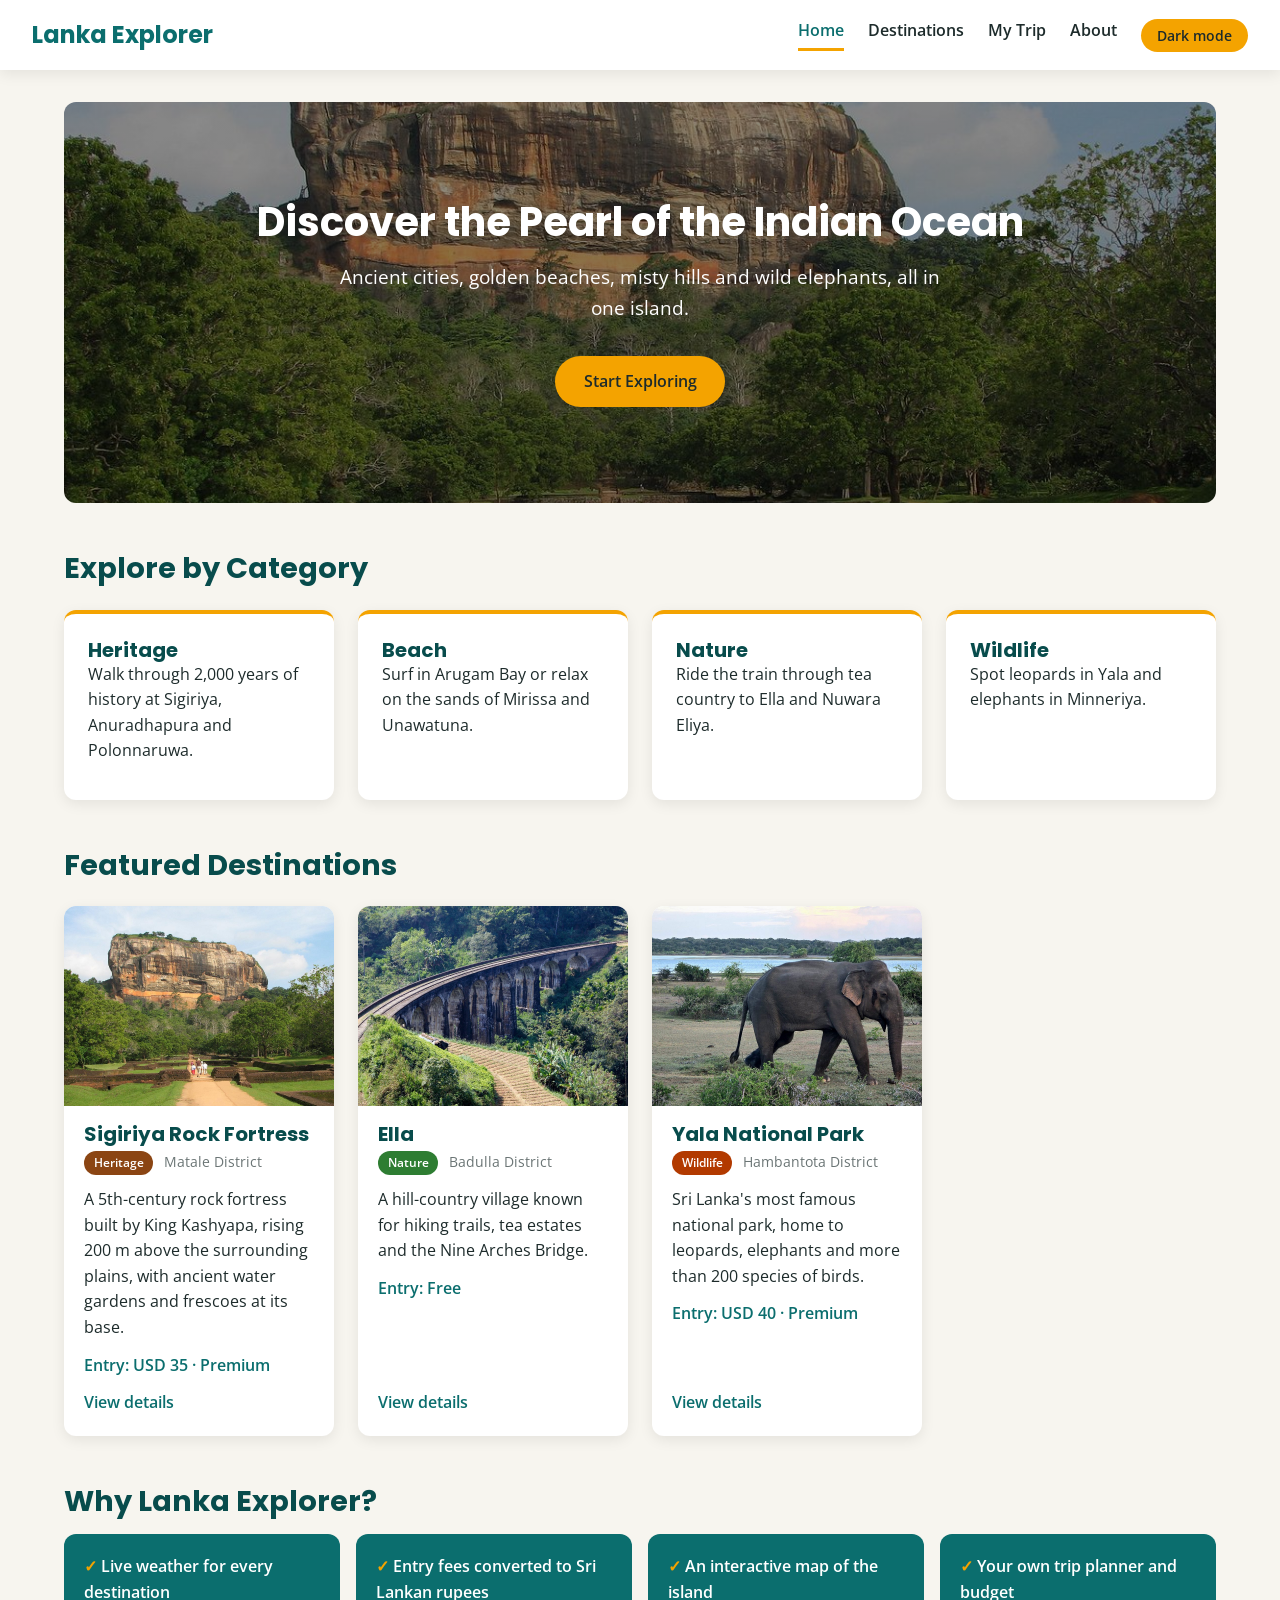
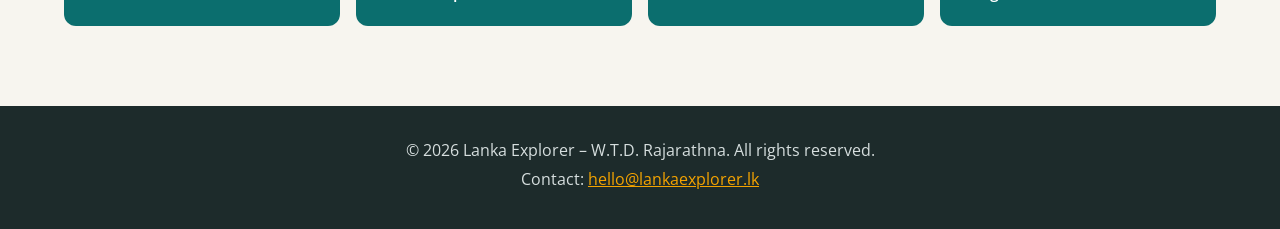
<file: index.html>
<!DOCTYPE html>
<html lang="en">
<head>
  <meta charset="UTF-8">
  <meta name="viewport" content="width=device-width, initial-scale=1.0">
  <meta name="description" content="Lanka Explorer helps travellers discover and plan trips around Sri Lanka.">
  <title>Lanka Explorer | Home</title>
  <link rel="preconnect" href="https://fonts.googleapis.com">
  <link rel="preconnect" href="https://fonts.gstatic.com" crossorigin>
  <link href="https://fonts.googleapis.com/css2?family=Open+Sans:wght@400;600&family=Poppins:wght@600;700&display=swap" rel="stylesheet">
  <link rel="stylesheet" href="css/style.css">
</head>
<body>

  <header>
    <a href="index.html" class="logo">Lanka Explorer</a>
    <button class="menu-toggle" type="button" aria-label="Open menu" aria-expanded="false">&#9776;</button>
    <nav>
      <ul>
        <li><a href="index.html" class="active">Home</a></li>
        <li><a href="destinations.html">Destinations</a></li>
        <li><a href="trip.html">My Trip</a></li>
        <li><a href="about.html">About</a></li>
        <li><button class="theme-toggle" type="button">Dark mode</button></li>
      </ul>
    </nav>
  </header>

  <main>
    <!-- Hero banner -->
    <section id="hero">
      <h1>Discover the Pearl of the Indian Ocean</h1>
      <p>Ancient cities, golden beaches, misty hills and wild elephants, all in one island.</p>
      <a href="destinations.html" class="btn">Start Exploring</a>
    </section>

    <!-- Category highlights -->
    <section id="categories">
      <h2>Explore by Category</h2>
      <article>
        <h3>Heritage</h3>
        <p>Walk through 2,000 years of history at Sigiriya, Anuradhapura and Polonnaruwa.</p>
      </article>
      <article>
        <h3>Beach</h3>
        <p>Surf in Arugam Bay or relax on the sands of Mirissa and Unawatuna.</p>
      </article>
      <article>
        <h3>Nature</h3>
        <p>Ride the train through tea country to Ella and Nuwara Eliya.</p>
      </article>
      <article>
        <h3>Wildlife</h3>
        <p>Spot leopards in Yala and elephants in Minneriya.</p>
      </article>
    </section>

    <!-- Featured destinations (will be generated by JavaScript in Week 03) -->
    <section id="featured">
      <h2>Featured Destinations</h2>
      <!-- Cards are generated by JavaScript from data/destinations.json -->
    </section>

    <!-- Why travel with us -->
    <section id="why-us">
      <h2>Why Lanka Explorer?</h2>
      <ul>
        <li>Live weather for every destination</li>
        <li>Entry fees converted to Sri Lankan rupees</li>
        <li>An interactive map of the island</li>
        <li>Your own trip planner and budget</li>
      </ul>
    </section>
  </main>

  <footer>
    <p>&copy; 2026 Lanka Explorer &ndash; W.T.D. Rajarathna. All rights reserved.</p>
    <p>Contact: <a href="mailto:hello@lankaexplorer.lk">hello@lankaexplorer.lk</a></p>
  </footer>

  <script src="js/app.js"></script>
</body>
</html>
</file>
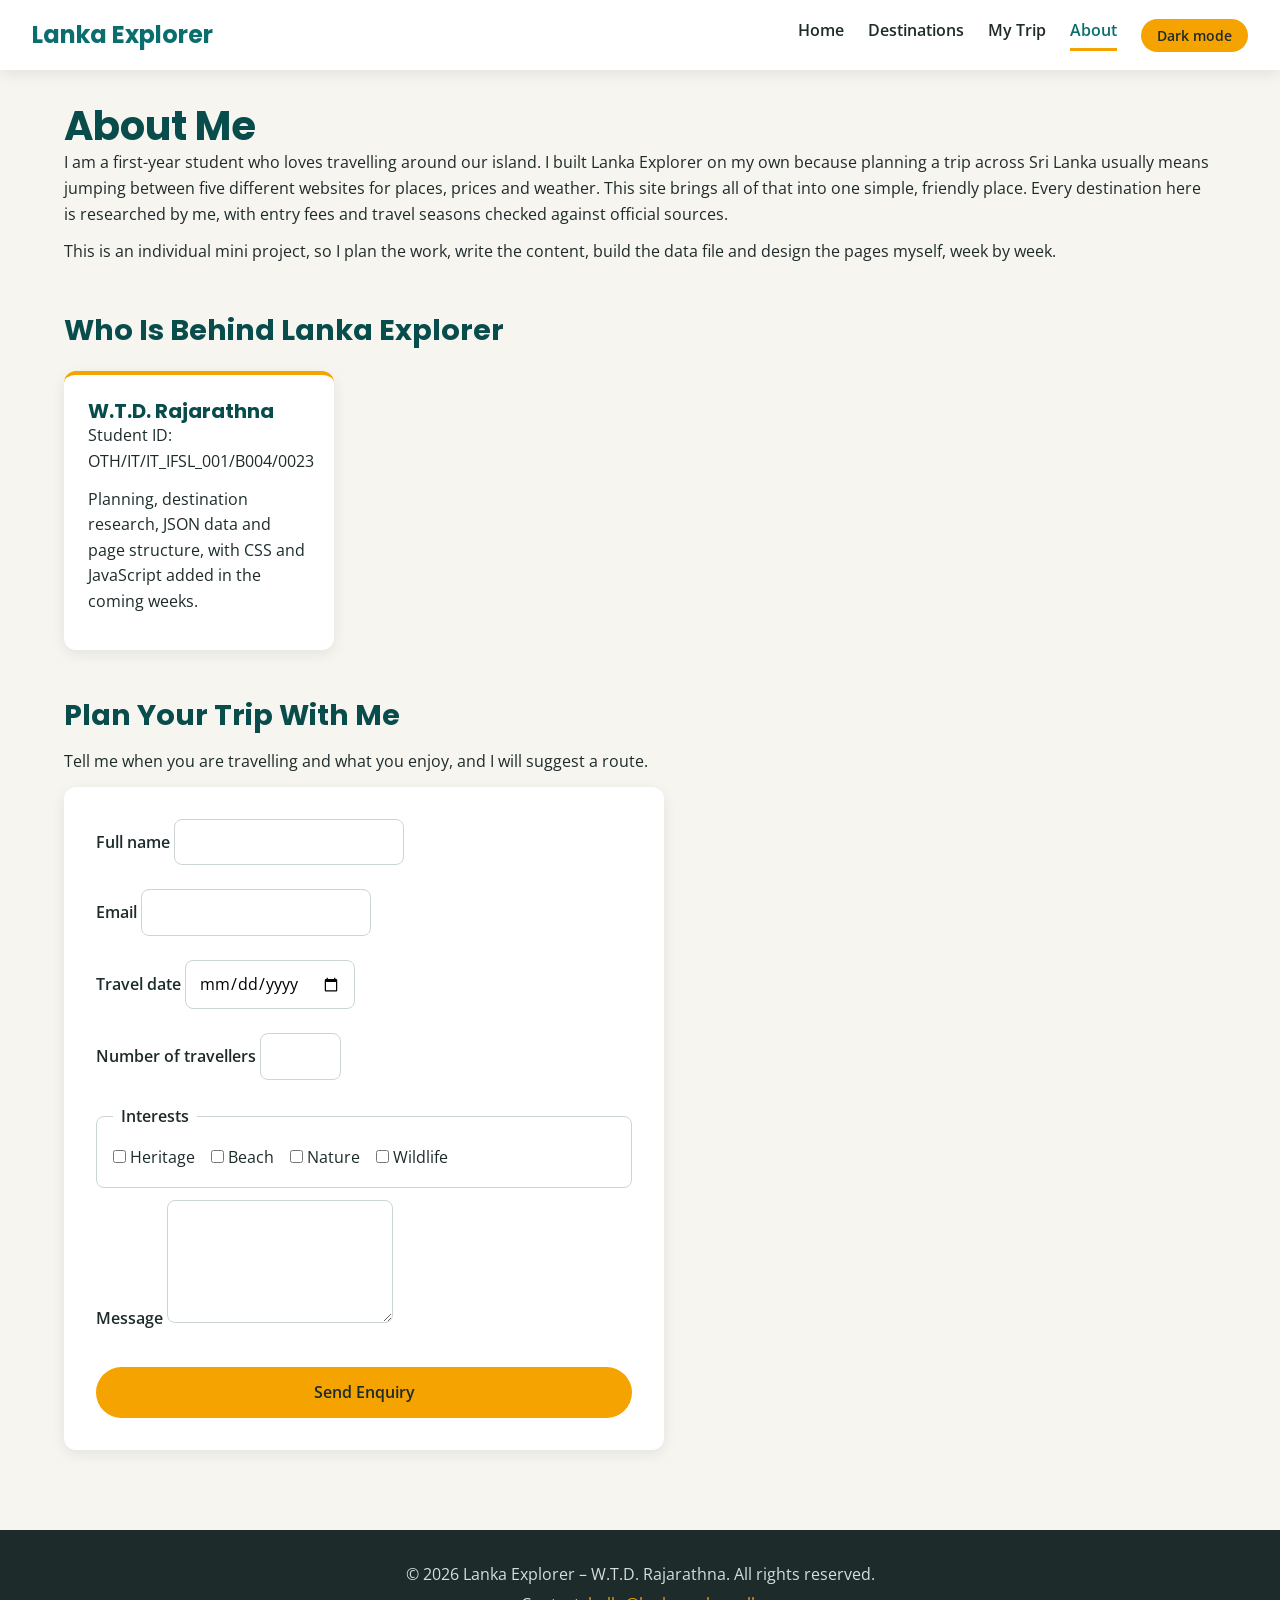
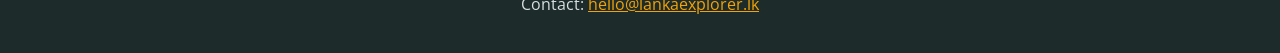
<file: about.html>
<!DOCTYPE html>
<html lang="en">
<head>
  <meta charset="UTF-8">
  <meta name="viewport" content="width=device-width, initial-scale=1.0">
  <meta name="description" content="About the student behind Lanka Explorer and a contact form to send a travel enquiry.">
  <title>Lanka Explorer | About</title>
  <link rel="preconnect" href="https://fonts.googleapis.com">
  <link rel="preconnect" href="https://fonts.gstatic.com" crossorigin>
  <link href="https://fonts.googleapis.com/css2?family=Open+Sans:wght@400;600&family=Poppins:wght@600;700&display=swap" rel="stylesheet">
  <link rel="stylesheet" href="css/style.css">
</head>
<body>

  <header>
    <a href="index.html" class="logo">Lanka Explorer</a>
    <button class="menu-toggle" type="button" aria-label="Open menu" aria-expanded="false">&#9776;</button>
    <nav>
      <ul>
        <li><a href="index.html">Home</a></li>
        <li><a href="destinations.html">Destinations</a></li>
        <li><a href="trip.html">My Trip</a></li>
        <li><a href="about.html" class="active">About</a></li>
        <li><button class="theme-toggle" type="button">Dark mode</button></li>
      </ul>
    </nav>
  </header>

  <main>
    <section>
      <h1>About Me</h1>
      <p>I am a first-year student who loves travelling around our island. I built Lanka Explorer on
        my own because planning a trip across Sri Lanka usually means jumping between five different
        websites for places, prices and weather. This site brings all of that into one simple, friendly
        place. Every destination here is researched by me, with entry fees and travel seasons checked
        against official sources.</p>
      <p>This is an individual mini project, so I plan the work, write the content, build the data file
        and design the pages myself, week by week.</p>
    </section>

    <section id="team">
      <h2>Who Is Behind Lanka Explorer</h2>

      <article>
        <h3>W.T.D. Rajarathna</h3>
        <p>Student ID: OTH/IT/IT_IFSL_001/B004/0023</p>
        <p>Planning, destination research, JSON data and page structure, with CSS and JavaScript
          added in the coming weeks.</p>
      </article>
    </section>

    <section id="enquiry">
      <h2>Plan Your Trip With Me</h2>
      <p>Tell me when you are travelling and what you enjoy, and I will suggest a route.</p>

      <form id="enquiry-form" novalidate>
        <p>
          <label for="name">Full name</label>
          <input type="text" id="name" name="name" required>
        </p>

        <p>
          <label for="email">Email</label>
          <input type="email" id="email" name="email" required>
        </p>

        <p>
          <label for="date">Travel date</label>
          <input type="date" id="date" name="date">
        </p>

        <p>
          <label for="people">Number of travellers</label>
          <input type="number" id="people" name="people" min="1" max="20">
        </p>

        <fieldset>
          <legend>Interests</legend>
          <label><input type="checkbox" name="interest" value="Heritage"> Heritage</label>
          <label><input type="checkbox" name="interest" value="Beach"> Beach</label>
          <label><input type="checkbox" name="interest" value="Nature"> Nature</label>
          <label><input type="checkbox" name="interest" value="Wildlife"> Wildlife</label>
        </fieldset>

        <p>
          <label for="message">Message</label>
          <textarea id="message" name="message" rows="4"></textarea>
        </p>

        <div id="form-message" role="alert"></div>

        <button type="submit">Send Enquiry</button>
      </form>
    </section>
  </main>

  <footer>
    <p>&copy; 2026 Lanka Explorer &ndash; W.T.D. Rajarathna. All rights reserved.</p>
    <p>Contact: <a href="mailto:hello@lankaexplorer.lk">hello@lankaexplorer.lk</a></p>
  </footer>

  <script src="js/app.js"></script>
</body>
</html>
</file>
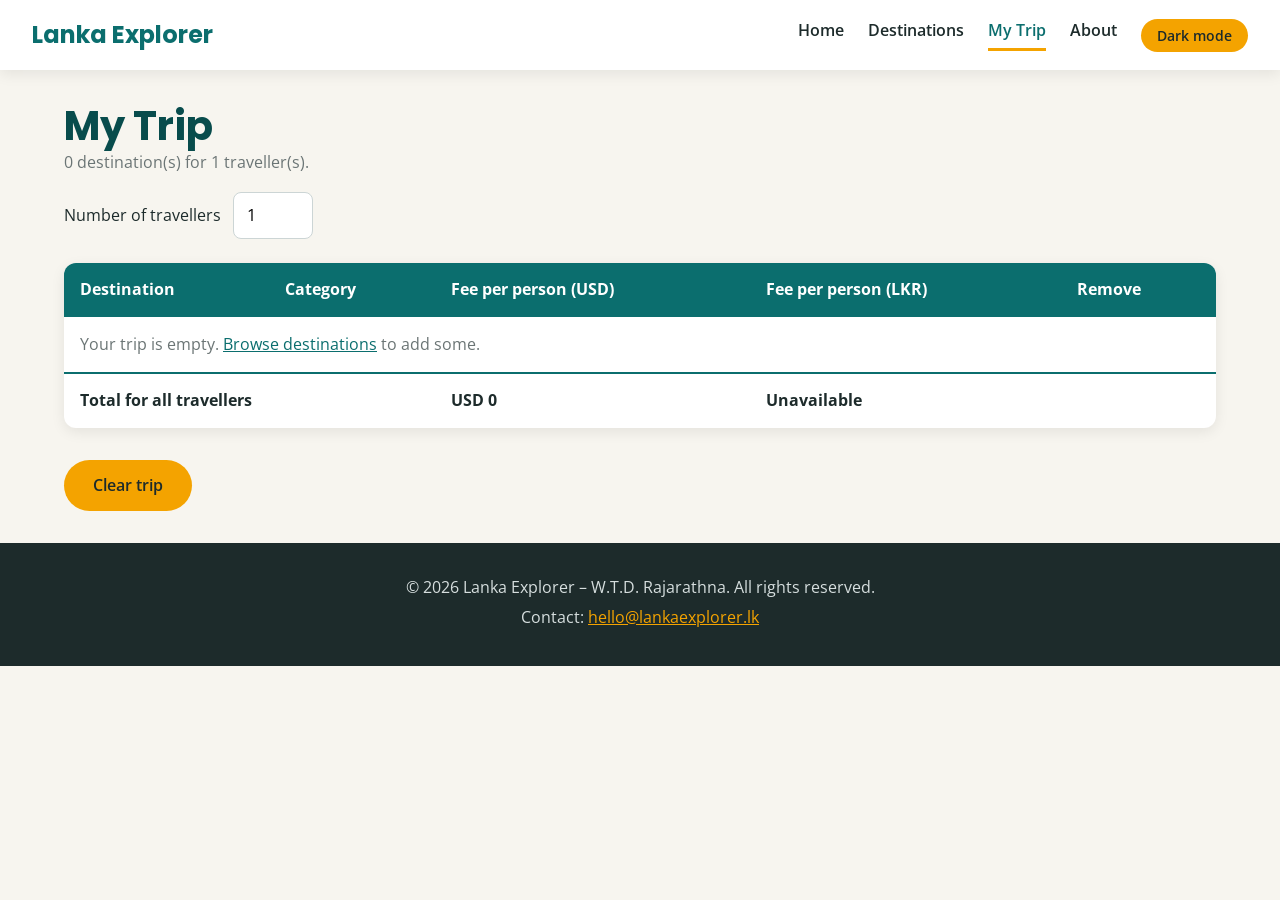
<file: trip.html>
<!DOCTYPE html>
<html lang="en">
<head>
  <meta charset="UTF-8">
  <meta name="viewport" content="width=device-width, initial-scale=1.0">
  <meta name="description" content="Plan your Sri Lankan trip: add destinations to your list and see the total entry fee in US dollars and Sri Lankan rupees.">
  <title>Lanka Explorer | My Trip</title>
  <link rel="preconnect" href="https://fonts.googleapis.com">
  <link rel="preconnect" href="https://fonts.gstatic.com" crossorigin>
  <link href="https://fonts.googleapis.com/css2?family=Open+Sans:wght@400;600&family=Poppins:wght@600;700&display=swap" rel="stylesheet">
  <link rel="stylesheet" href="css/style.css">
</head>
<body>

  <header>
    <a href="index.html" class="logo">Lanka Explorer</a>
    <button class="menu-toggle" type="button" aria-label="Open menu" aria-expanded="false">&#9776;</button>
    <nav>
      <ul>
        <li><a href="index.html">Home</a></li>
        <li><a href="destinations.html">Destinations</a></li>
        <li><a href="trip.html" class="active">My Trip</a></li>
        <li><a href="about.html">About</a></li>
        <li><button class="theme-toggle" type="button">Dark mode</button></li>
      </ul>
    </nav>
  </header>

  <main>
    <h1>My Trip</h1>
    <p id="trip-summary">Loading your trip...</p>

    <p>
      <label for="travellers">Number of travellers</label>
      <input type="number" id="travellers" min="1" max="20" value="1">
    </p>

    <table id="trip-table">
      <thead>
        <tr>
          <th scope="col">Destination</th>
          <th scope="col">Category</th>
          <th scope="col">Fee per person (USD)</th>
          <th scope="col">Fee per person (LKR)</th>
          <th scope="col">Remove</th>
        </tr>
      </thead>
      <tbody>
        <!-- Rows are created by JavaScript -->
      </tbody>
      <tfoot>
        <tr>
          <td colspan="2">Total for all travellers</td>
          <td id="total-usd">USD 0</td>
          <td id="total-lkr">Rs. 0</td>
          <td></td>
        </tr>
      </tfoot>
    </table>

    <button id="clear-trip" type="button">Clear trip</button>
  </main>

  <footer>
    <p>&copy; 2026 Lanka Explorer &ndash; W.T.D. Rajarathna. All rights reserved.</p>
    <p>Contact: <a href="mailto:hello@lankaexplorer.lk">hello@lankaexplorer.lk</a></p>
  </footer>

  <script src="js/app.js"></script>
</body>
</html>
</file>
<file: css/style.css>
/* ==========================================================================
   LANKA EXPLORER — style.css
   Week 01: structure only. Week 02: this file.
   Sections are numbered so the file stays easy to navigate.
   ========================================================================== */

/* ===== 1. THEME VARIABLES ===== */
:root {
  --primary: #0b6e6e;       /* ocean teal */
  --primary-dark: #084c4c;
  --accent: #f4a300;        /* saffron gold */
  --dark: #1d2b2b;
  --light: #f7f5ef;         /* sand */
  --white: #ffffff;
  --grey: #6b7575;
  --radius: 12px;
  --shadow: 0 4px 14px rgba(0, 0, 0, 0.08);
  --max-width: 1200px;
}

/* ===== 2. RESET ===== */
*,
*::before,
*::after {
  box-sizing: border-box;
  margin: 0;
  padding: 0;
}

/* ===== 3. BASE STYLES ===== */
html {
  scroll-behavior: smooth;
}

body {
  font-family: 'Open Sans', sans-serif;
  color: var(--dark);
  background: var(--light);
  line-height: 1.6;
}

h1,
h2,
h3 {
  font-family: 'Poppins', sans-serif;
  color: var(--primary-dark);
  line-height: 1.2;
}

h1 { font-size: 2.5rem; }
h2 { font-size: 1.8rem; margin-bottom: 1rem; }
h3 { font-size: 1.25rem; }

p { margin-bottom: 0.75rem; }

a { color: var(--primary); }

img {
  max-width: 100%;
  display: block;
}

main {
  max-width: var(--max-width);
  margin: 0 auto;
  padding: 2rem 1.5rem;
}

section {
  margin-bottom: 3rem;
}

/* ===== 4. HEADER & NAVIGATION ===== */
header {
  display: flex;
  justify-content: space-between;
  align-items: center;
  padding: 1rem 2rem;
  background: var(--white);
  box-shadow: var(--shadow);
  position: sticky;
  top: 0;
  z-index: 100;
}

.logo {
  font-family: 'Poppins', sans-serif;
  font-size: 1.5rem;
  font-weight: 700;
  color: var(--primary);
  text-decoration: none;
}

nav ul {
  list-style: none;
  display: flex;
  gap: 1.5rem;
}

nav a {
  color: var(--dark);
  font-weight: 600;
  text-decoration: none;
  padding: 0.4rem 0;
  border-bottom: 3px solid transparent;
}

nav a:hover,
nav a.active {
  color: var(--primary);
  border-bottom-color: var(--accent);
}

.menu-toggle {
  display: none;   /* hidden on large screens; shown in section 14 */
}

/* ===== 5. HERO & BUTTONS ===== */
#hero {
  background:
    linear-gradient(rgba(0, 0, 0, 0.45), rgba(0, 0, 0, 0.45)),
    url('../images/sigiriya.jpg') center / cover no-repeat;
  color: var(--white);
  text-align: center;
  padding: 6rem 1.5rem;
  border-radius: var(--radius);
}

#hero h1 {
  color: var(--white);
  margin-bottom: 1rem;
}

#hero p {
  font-size: 1.2rem;
  max-width: 600px;
  margin: 0 auto 2rem;
}

.btn,
button {
  display: inline-block;
  background: var(--accent);
  color: var(--dark);
  padding: 0.8rem 1.8rem;
  border: none;
  border-radius: 50px;
  font: inherit;
  font-weight: 600;
  text-decoration: none;
  cursor: pointer;
}

/* ===== 6. WHY US ===== */
#why-us ul {
  list-style: none;
  display: grid;
  grid-template-columns: repeat(auto-fit, minmax(220px, 1fr));
  gap: 1rem;
}

#why-us li {
  background: var(--primary);
  color: var(--white);
  padding: 1.25rem;
  border-radius: var(--radius);
  font-weight: 600;
}

#why-us li::before {
  content: "\2713  ";   /* tick symbol */
  color: var(--accent);
}

/* ===== 7. CARD GRIDS ===== */
#categories,
#featured,
#destination-list,
#team {
  display: grid;
  grid-template-columns: repeat(auto-fit, minmax(250px, 1fr));
  gap: 1.5rem;
}

/* Headings inside a grid section span the full width */
#categories h2,
#featured h2,
#team h2 {
  grid-column: 1 / -1;
  margin-bottom: 0;
}

/* ===== 8. CARDS ===== */
.card,
#categories article,
#team article {
  background: var(--white);
  border-radius: var(--radius);
  box-shadow: var(--shadow);
  overflow: hidden;
}

#categories article,
#team article {
  padding: 1.5rem;
  border-top: 4px solid var(--accent);
}

.card {
  display: flex;
  flex-direction: column;
}

.card img {
  width: 100%;
  height: 200px;
  object-fit: cover;
}

.card > *:not(img) {
  padding-inline: 1.25rem;
}

.card h3 {
  padding-top: 1rem;
  margin-bottom: 0.25rem;
}

.meta {
  color: var(--grey);
  font-size: 0.9rem;
}

.fee {
  color: var(--primary);
  font-weight: 600;
}

.card a {
  margin-top: auto;          /* pushes the link to the bottom */
  padding-bottom: 1.25rem;
  font-weight: 600;
  text-decoration: none;
}

/* ===== 9. FORM FIELDS & SEARCH CONTROLS ===== */
input,
select,
textarea {
  font: inherit;
  padding: 0.6rem 0.8rem;
  border: 1px solid #ccd5d5;
  border-radius: 8px;
  background: var(--white);
}

input:focus,
select:focus,
textarea:focus {
  outline: 2px solid var(--primary);
  border-color: var(--primary);
}

#page-title {
  text-align: center;
}

#controls {
  display: flex;
  flex-wrap: wrap;
  align-items: center;
  gap: 1rem;
  background: var(--white);
  padding: 1.25rem;
  border-radius: var(--radius);
  box-shadow: var(--shadow);
}

#controls label {
  font-weight: 600;
}

/* ===== 10. DETAILS PAGE ===== */
#destination {
  background: var(--white);
  border-radius: var(--radius);
  box-shadow: var(--shadow);
  overflow: hidden;
  margin-bottom: 2rem;
}

#destination img {
  width: 100%;
  height: 400px;
  object-fit: cover;
}

#destination > *:not(img) {
  padding-inline: 2rem;
}

#destination h1 {
  padding-top: 1.5rem;
}

#destination ul {
  list-style: none;
  padding-bottom: 1.5rem;
}

#destination li {
  padding: 0.5rem 0;
  border-bottom: 1px solid #eeeeee;
}

/* Placeholders that JavaScript will fill in Week 04 */
#weather,
#map {
  background: var(--white);
  border: 2px dashed var(--primary);
  border-radius: var(--radius);
  padding: 2rem;
  text-align: center;
  color: var(--grey);
}

#map {
  height: 350px;   /* the map library needs a fixed height */
}

/* ===== 11. TRIP TABLE ===== */
#trip-table {
  width: 100%;
  border-collapse: collapse;
  background: var(--white);
  border-radius: var(--radius);
  box-shadow: var(--shadow);
  overflow: hidden;
  margin: 1.5rem 0;
}

#trip-table th,
#trip-table td {
  padding: 0.9rem 1rem;
  text-align: left;
}

#trip-table thead {
  background: var(--primary);
  color: var(--white);
}

#trip-table tbody tr:nth-child(even) {
  background: var(--light);
}

#trip-table tfoot {
  font-weight: 700;
  border-top: 2px solid var(--primary);
}

/* ===== 12. ENQUIRY FORM ===== */
#enquiry-form {
  display: grid;
  gap: 0.75rem;
  max-width: 600px;
  background: var(--white);
  padding: 2rem;
  border-radius: var(--radius);
  box-shadow: var(--shadow);
}

#enquiry-form label {
  font-weight: 600;
}

#enquiry-form fieldset {
  display: flex;
  flex-wrap: wrap;
  gap: 1rem;
  border: 1px solid #ccd5d5;
  border-radius: 8px;
  padding: 1rem;
}

#enquiry-form fieldset label {
  font-weight: 400;
}

legend {
  font-weight: 600;
  padding: 0 0.5rem;
}

/* ===== 13. FOOTER ===== */
footer {
  background: var(--dark);
  color: #d6dede;
  text-align: center;
  padding: 2rem 1rem;
}

footer p {
  margin-bottom: 0.25rem;
}

footer a {
  color: var(--accent);
}

/* ===== 13b. HOVER EFFECTS & TRANSITIONS ===== */
.card,
#categories article,
#team article {
  transition: transform 0.3s ease, box-shadow 0.3s ease;
}

.card:hover,
#categories article:hover,
#team article:hover {
  transform: translateY(-6px);
  box-shadow: 0 10px 24px rgba(0, 0, 0, 0.15);
}

.card img {
  transition: transform 0.4s ease;
}

.card:hover img {
  transform: scale(1.05);   /* gentle zoom; overflow: hidden keeps it inside the card */
}

.btn,
button {
  transition: background 0.3s ease, color 0.3s ease;
}

.btn:hover,
button:hover {
  background: var(--primary);
  color: var(--white);
}

nav a {
  transition: color 0.2s ease, border-color 0.2s ease;
}

/* Respect users who prefer less motion */
@media (prefers-reduced-motion: reduce) {
  *,
  *::before,
  *::after {
    transition: none !important;
    animation: none !important;
    scroll-behavior: auto !important;
  }

  .card:hover,
  #categories article:hover,
  #team article:hover {
    transform: none;
  }

  .card:hover img {
    transform: none;
  }
}

/* ===== 13c. BADGES & MESSAGES ===== */
.badge {
  display: inline-block;
  padding: 0.15rem 0.6rem;
  border-radius: 50px;
  font-size: 0.75rem;
  font-weight: 600;
  color: var(--white);
  margin-right: 0.4rem;
}

.badge-heritage { background: #8b4513; }
.badge-beach    { background: #1565c0; }
.badge-nature   { background: #2e7d32; }
.badge-wildlife { background: #b23a00; }
.badge-other    { background: var(--grey); }

.no-results,
.error {
  grid-column: 1 / -1;
  text-align: center;
  padding: 2rem;
  color: var(--grey);
}

.error {
  color: #c62828;
}

/* ===== 13d. FORM MESSAGES ===== */
.form-error,
.form-success {
  padding: 1rem;
  border-radius: 8px;
}

.form-error {
  background: #fdecea;
  color: #c62828;
}

.form-error ul {
  padding-left: 1.25rem;
}

.form-success {
  background: #e8f5e9;
  color: #2e7d32;
}

/* ===== 13e. UTILITIES ===== */
#controls h2 {
  flex-basis: 100%;
  font-size: 1.1rem;
  margin-bottom: 0;
}

#result-count {
  color: var(--primary-dark);
  font-weight: 600;
  margin-bottom: 1rem;
}

/* Visible to screen readers, hidden on screen */
.visually-hidden {
  position: absolute;
  width: 1px;
  height: 1px;
  padding: 0;
  margin: -1px;
  overflow: hidden;
  clip: rect(0, 0, 0, 0);
  white-space: nowrap;
  border: 0;
}

/* ===== 13f. WEATHER ===== */
#weather {
  color: var(--dark);
  border-style: solid;
  padding: 1.5rem;
}

.weather-now .temp {
  font-family: 'Poppins', sans-serif;
  font-size: 3rem;
  font-weight: 700;
  color: var(--primary);
  margin-bottom: 0;
}

.forecast {
  display: grid;
  grid-template-columns: repeat(auto-fit, minmax(140px, 1fr));
  gap: 1rem;
  margin-top: 1.5rem;
}

.forecast-day {
  background: var(--light);
  border-radius: 8px;
  padding: 1rem;
}

.forecast-day p {
  margin-bottom: 0.25rem;
}

/* ===== 13g. MAPS ===== */
#map,
#all-map {
  padding: 0;
  border: none;
  border-radius: var(--radius);
  box-shadow: var(--shadow);
  position: relative;
  z-index: 0;   /* keeps the map below the sticky header */
}

#map {
  height: 350px;
}

#all-map {
  height: 450px;
}

/* ===== 13h. LOADING SPINNER ===== */
.loading {
  grid-column: 1 / -1;   /* full width when used inside a card grid */
  display: flex;
  align-items: center;
  justify-content: center;
  gap: 0.75rem;
  padding: 1.5rem;
  color: var(--grey);
}

.spinner {
  width: 24px;
  height: 24px;
  border: 3px solid #d6e4e4;
  border-top-color: var(--primary);
  border-radius: 50%;
  animation: spin 0.8s linear infinite;
}

@keyframes spin {
  to {
    transform: rotate(360deg);
  }
}

/* Rupee price shown next to the dollar price on cards */
.fee-lkr {
  color: var(--grey);
  font-weight: 400;
}

/* ===== 13i. MY TRIP ===== */
#add-to-trip {
  margin-top: 1rem;
}

#add-to-trip.added {
  background: var(--primary);
  color: var(--white);
}

.remove-btn {
  padding: 0.3rem 0.9rem;
  font-size: 0.85rem;
  background: #fdecea;
  color: #c62828;
}

.remove-btn:hover {
  background: #c62828;
  color: #ffffff;
}

#travellers {
  width: 5rem;
  margin-left: 0.5rem;
}

#trip-summary {
  color: var(--grey);
  margin-bottom: 1rem;
}

#clear-trip {
  margin-top: 0.5rem;
}

/* ===== 13j. DARK MODE ===== */
body.dark {
  --primary: #4fd1c5;
  --primary-dark: #81e6d9;
  --accent: #f6b93b;
  --dark: #e6eeee;      /* text colour */
  --light: #121a1a;     /* page background */
  --white: #1c2626;     /* cards and panels */
  --grey: #9fb0b0;
  --shadow: 0 4px 14px rgba(0, 0, 0, 0.5);
}

/* Places that need fixed colours in dark mode */
body.dark #hero,
body.dark #hero h1,
body.dark .badge,
body.dark #why-us li {
  color: #ffffff;
}

body.dark footer {
  background: #0b1111;
}

body.dark .btn,
body.dark button {
  color: #1d2b2b;
}

body.dark .remove-btn {
  background: #3a1f1f;
  color: #ff8a80;
}

body.dark .remove-btn:hover {
  background: #c62828;
  color: #ffffff;
}

body.dark .menu-toggle {
  color: var(--primary);   /* the menu icon has no background */
}

body.dark #trip-table tbody tr:nth-child(even) {
  background: #162020;
}

body.dark #destination li {
  border-bottom-color: #2b3a3a;
}

body.dark nav a {
  border-bottom-color: transparent;
}

body.dark .form-error {
  background: #3a1f1f;
  color: #ff8a80;
}

body.dark .form-success {
  background: #1e3320;
  color: #a5d6a7;
}

body.dark input,
body.dark select,
body.dark textarea {
  border-color: #344444;
  color: var(--dark);
}

body {
  transition: background 0.3s ease, color 0.3s ease;
}

.theme-toggle {
  padding: 0.3rem 1rem;
  font-size: 0.9rem;
}

/* ===== 13k. RESPONSIVE TWEAKS FOR THE NEW PARTS ===== */
@media (max-width: 768px) {
  .theme-toggle {
    width: 100%;
    margin-top: 0.5rem;
    text-align: left;
  }
}

/* ===== 14. RESPONSIVE: TABLETS & PHONES ===== */
@media (max-width: 768px) {
  header {
    flex-wrap: wrap;
    padding: 1rem;
  }

  .menu-toggle {
    display: block;
    background: none;
    color: var(--primary);
    font-size: 1.8rem;
    padding: 0.25rem 0.5rem;
  }

  .menu-toggle:hover {
    background: none;
    color: var(--primary-dark);
  }

  nav {
    display: none;
    width: 100%;
  }

  nav.open {
    display: block;
  }

  nav ul {
    flex-direction: column;
    gap: 0;
    padding-top: 1rem;
  }

  nav a {
    display: block;
    padding: 0.75rem 0;
    border-bottom: 1px solid #eeeeee;
  }

  h1 { font-size: 2rem; }
  h2 { font-size: 1.5rem; }

  #hero {
    padding: 4rem 1rem;
  }

  #destination img {
    height: 250px;
  }

  #destination > *:not(img) {
    padding-inline: 1.25rem;
  }

  #controls {
    flex-direction: column;
    align-items: stretch;
  }

  #trip-table {
    display: block;
    overflow-x: auto;   /* table scrolls sideways instead of breaking the page */
  }
}

/* ===== 15. RESPONSIVE: SMALL PHONES ===== */
@media (max-width: 480px) {
  h1 { font-size: 1.6rem; }

  main {
    padding: 1.5rem 1rem;
  }

  #trip-table th,
  #trip-table td {
    padding: 0.6rem 0.5rem;
    font-size: 0.9rem;
  }
}
</file>
